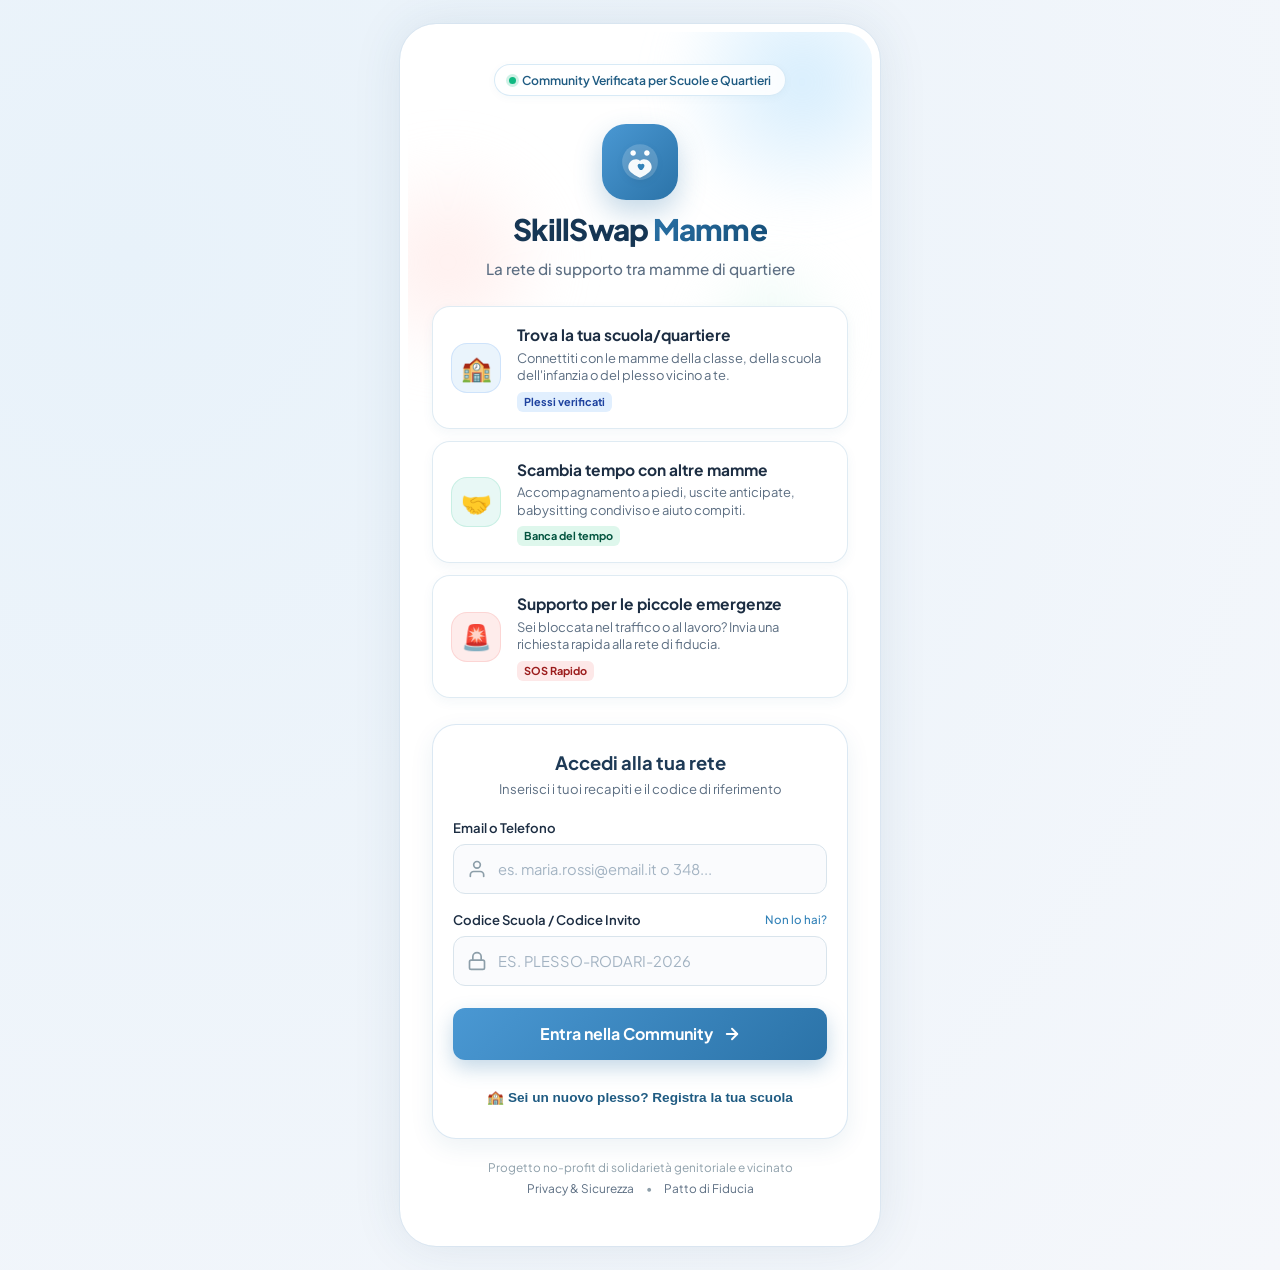
<file: index.html>
<!DOCTYPE html>
<html lang="it">
<head>
  <meta charset="UTF-8">
  <meta name="viewport" content="width=device-width, initial-scale=1.0, maximum-scale=1.0, user-scalable=no, viewport-fit=cover">
  <meta name="theme-color" content="#EBF5FA">
  <meta name="apple-mobile-web-app-capable" content="yes">
  <meta name="apple-mobile-web-app-status-bar-style" content="default">
  <meta name="description" content="SkillSwap Mamme: la piattaforma di mutuo aiuto e banca del tempo per le mamme dello stesso quartiere e plesso scolastico.">
  <title>SkillSwap Mamme | La rete di supporto tra mamme di quartiere</title>

  <!-- Google Fonts -->
  <link rel="preconnect" href="https://fonts.googleapis.com">
  <link rel="preconnect" href="https://fonts.gstatic.com" crossorigin>
  <link href="https://fonts.googleapis.com/css2?family=Plus+Jakarta+Sans:wght@400;500;600;700;800&display=swap" rel="stylesheet">

  <!-- Foglio di Stile Esterno -->
  <link rel="stylesheet" href="css/style.css">
</head>
<body>

  <main class="app-viewport">
    <!-- Elementi decorativi di sfondo -->
    <div class="background-decorations" aria-hidden="true">
      <div class="blob-1"></div>
      <div class="blob-2"></div>
      <div class="blob-3"></div>
    </div>

    <div class="content-container">

      <!-- Badge rassicurante -->
      <div class="trust-badge-wrapper">
        <div class="trust-badge">
          <span class="trust-badge-dot"></span>
          <span>Community Verificata per Scuole e Quartieri</span>
        </div>
      </div>

      <!-- Intestazione con Logo, Titolo e Sottotitolo -->
      <header class="hero-header">
        <div class="logo-container" aria-label="Logo SkillSwap Mamme">
          <!-- Icona SVG personalizzata: mani accoglienti e cuore/germoglio -->
          <svg viewBox="0 0 64 64" fill="none" xmlns="http://www.w3.org/2000/svg">
            <!-- Cerchio soffuso di luce interna -->
            <circle cx="32" cy="32" r="26" fill="white" fill-opacity="0.18" />
            <!-- Due figure materne stilizzate che si stringono la mano o formano un cuore -->
            <path d="M22 23C24.2091 23 26 21.2091 26 19C26 16.7909 24.2091 15 22 15C19.7909 15 18 16.7909 18 19C18 21.2091 19.7909 23 22 23Z" fill="#FFFFFF"/>
            <path d="M42 23C44.2091 23 46 21.2091 46 19C46 16.7909 44.2091 15 42 15C39.7909 15 38 16.7909 38 19C38 21.2091 39.7909 23 42 23Z" fill="#FFFFFF"/>
            <!-- Abbraccio/connessione a cuore -->
            <path d="M15 39.5C15 33 20 28 26.5 28C29 28 30.8 29.2 32 30.5C33.2 29.2 35 28 37.5 28C44 28 49 33 49 39.5C49 46.5 38 52 32 55C26 52 15 46.5 15 39.5Z" fill="#FFFFFF" fill-opacity="0.95"/>
            <!-- Cuoricino centrale d'affetto -->
            <path d="M32 43.5C32 43.5 28.5 40.5 28.5 37.5C28.5 35.8 29.8 34.5 31.5 34.5C32.4 34.5 33.2 35 33.5 35.6C33.8 35 34.6 34.5 35.5 34.5C37.2 34.5 38.5 35.8 38.5 37.5C38.5 40.5 35 43.5 35 43.5L32 43.5Z" fill="#3282B8"/>
          </svg>
        </div>

        <h1 class="app-title">SkillSwap <span>Mamme</span></h1>
        <p class="app-subtitle">La rete di supporto tra mamme di quartiere</p>
      </header>

      <!-- Tre Schede/Card Illustrative -->
      <section class="cards-section" aria-label="Funzionalità principali">
        
        <!-- Card 1: Scuola/Quartiere -->
        <article class="feature-card school">
          <div class="card-icon-box" aria-hidden="true">
            <span>🏫</span>
          </div>
          <div class="card-body">
            <h2 class="card-title">Trova la tua scuola/quartiere</h2>
            <p class="card-desc">Connettiti con le mamme della classe, della scuola dell'infanzia o del plesso vicino a te.</p>
            <span class="card-tag">Plessi verificati</span>
          </div>
        </article>

        <!-- Card 2: Scambia tempo -->
        <article class="feature-card time-swap">
          <div class="card-icon-box" aria-hidden="true">
            <span>🤝</span>
          </div>
          <div class="card-body">
            <h2 class="card-title">Scambia tempo con altre mamme</h2>
            <p class="card-desc">Accompagnamento a piedi, uscite anticipate, babysitting condiviso e aiuto compiti.</p>
            <span class="card-tag">Banca del tempo</span>
          </div>
        </article>

        <!-- Card 3: Piccole emergenze -->
        <article class="feature-card emergency">
          <div class="card-icon-box" aria-hidden="true">
            <span>🚨</span>
          </div>
          <div class="card-body">
            <h2 class="card-title">Supporto per le piccole emergenze</h2>
            <p class="card-desc">Sei bloccata nel traffico o al lavoro? Invia una richiesta rapida alla rete di fiducia.</p>
            <span class="card-tag">SOS Rapido</span>
          </div>
        </article>

      </section>

      <!-- Form di Accesso -->
      <section class="auth-card" aria-label="Accesso alla piattaforma">
        <div class="auth-header">
          <h2 class="auth-title">Accedi alla tua rete</h2>
          <p class="auth-desc">Inserisci i tuoi recapiti e il codice di riferimento</p>
        </div>

        <form id="loginForm" class="login-form" novalidate>
          
          <!-- Campo Email o Telefono -->
          <div class="form-group">
            <label for="contactInput" class="form-label">
              <span>Email o Telefono</span>
            </label>
            <div class="input-wrapper">
              <input 
                type="text" 
                id="contactInput" 
                name="contact" 
                class="form-input" 
                placeholder="es. maria.rossi@email.it o 348..." 
                required
                autocomplete="username"
              >
              <!-- Icona Utente / Telefono SVG -->
              <svg class="input-icon" viewBox="0 0 24 24" fill="none" stroke="currentColor" stroke-width="2" stroke-linecap="round" stroke-linejoin="round">
                <path d="M20 21v-2a4 4 0 0 0-4-4H8a4 4 0 0 0-4 4v2"></path>
                <circle cx="12" cy="7" r="4"></circle>
              </svg>
            </div>
          </div>

          <!-- Campo Codice Scuola / Invito -->
          <div class="form-group">
            <label for="schoolCodeInput" class="form-label">
              <span>Codice Scuola / Codice Invito</span>
              <a href="#howToGetCode" id="codeHelpLink" class="label-hint">Non lo hai?</a>
            </label>
            <div class="input-wrapper">
              <input 
                type="text" 
                id="schoolCodeInput" 
                name="schoolCode" 
                class="form-input" 
                placeholder="es. PLESSO-RODARI-2026" 
                required
                style="text-transform: uppercase;"
              >
              <!-- Icona Chiave/Codice SVG -->
              <svg class="input-icon" viewBox="0 0 24 24" fill="none" stroke="currentColor" stroke-width="2" stroke-linecap="round" stroke-linejoin="round">
                <rect x="3" y="11" width="18" height="11" rx="2" ry="2"></rect>
                <path d="M7 11V7a5 5 0 0 1 10 0v4"></path>
              </svg>
            </div>
          </div>

          <!-- Pulsante Principale -->
          <button type="submit" id="submitBtn" class="btn-submit">
            <span>Entra nella Community</span>
            <svg class="btn-arrow-icon" viewBox="0 0 24 24" fill="none" stroke="currentColor" stroke-width="2.5" stroke-linecap="round" stroke-linejoin="round">
              <line x1="5" y1="12" x2="19" y2="12"></line>
              <polyline points="12 5 19 12 12 19"></polyline>
            </svg>
          </button>

          <!-- Link Registrazione Nuovo Plesso -->
          <div class="register-link-container">
            <button type="button" id="openRegisterModalBtn" class="register-school-link">
              <span>🏫 Sei un nuovo plesso? Registra la tua scuola</span>
            </button>
          </div>

        </form>
      </section>

      <!-- Footer Informativo -->
      <footer class="app-footer">
        <p>Progetto no-profit di solidarietà genitoriale e vicinato</p>
        <div class="footer-links">
          <a href="#privacy">Privacy & Sicurezza</a>
          <span>•</span>
          <a href="#regolamento">Patto di Fiducia</a>
        </div>
      </footer>

    </div>
  </main>

  <!-- Modal / Bottom Sheet per Registrazione Nuovo Plesso -->
  <div id="schoolModal" class="modal-overlay" role="dialog" aria-modal="true" aria-hidden="true">
    <div class="modal-sheet">
      <div class="modal-drag-indicator"></div>
      <div class="modal-header">
        <h3 class="modal-title">Registra un Nuovo Plesso</h3>
        <button type="button" id="closeModalBtn" class="modal-close-btn" aria-label="Chiudi finestra">✕</button>
      </div>

      <p style="font-size: 0.88rem; color: var(--text-muted); margin-bottom: 18px;">
        Sei una mamma rappresentante di classe, un genitore o un docente? Attiva SkillSwap nel tuo istituto comprensivo o plesso di quartiere.
      </p>

      <form id="newSchoolForm" onsubmit="event.preventDefault(); window.handleNewSchoolSubmit();" style="display: flex; flex-direction: column; gap: 14px;">
        <div class="form-group">
          <label class="form-label">Nome dell'Istituto o Scuola</label>
          <input type="text" class="form-input" style="padding-left: 16px;" placeholder="es. I.C. Gianni Rodari - Plesso Primaria" required>
        </div>
        <div class="form-group">
          <label class="form-label">Città / Quartiere</label>
          <input type="text" class="form-input" style="padding-left: 16px;" placeholder="es. Milano - Quartiere Isola" required>
        </div>
        <div class="form-group">
          <label class="form-label">Tuo Nome e Ruolo</label>
          <input type="text" class="form-input" style="padding-left: 16px;" placeholder="es. Laura Bianchi (Rappresentante 2ªB)" required>
        </div>
        <div class="form-group">
          <label class="form-label">Tua Email / Telefono per verifica</label>
          <input type="text" class="form-input" style="padding-left: 16px;" placeholder="es. laura.bianchi@email.it" required>
        </div>

        <button type="submit" class="btn-submit" style="margin-top: 8px;">
          <span>Invia Richiesta di Attivazione</span>
        </button>
      </form>
    </div>
  </div>

  <!-- Toast Notifica Interattiva -->
  <div id="toast" class="toast-notification" role="status" aria-live="polite">
    <span id="toastIcon">🌸</span>
    <span id="toastMessage">Accesso effettuato con successo!</span>
  </div>

  <!-- Script Applicativo Esterno -->
  <script src="js/script.js"></script>
</body>
</html>
</file>
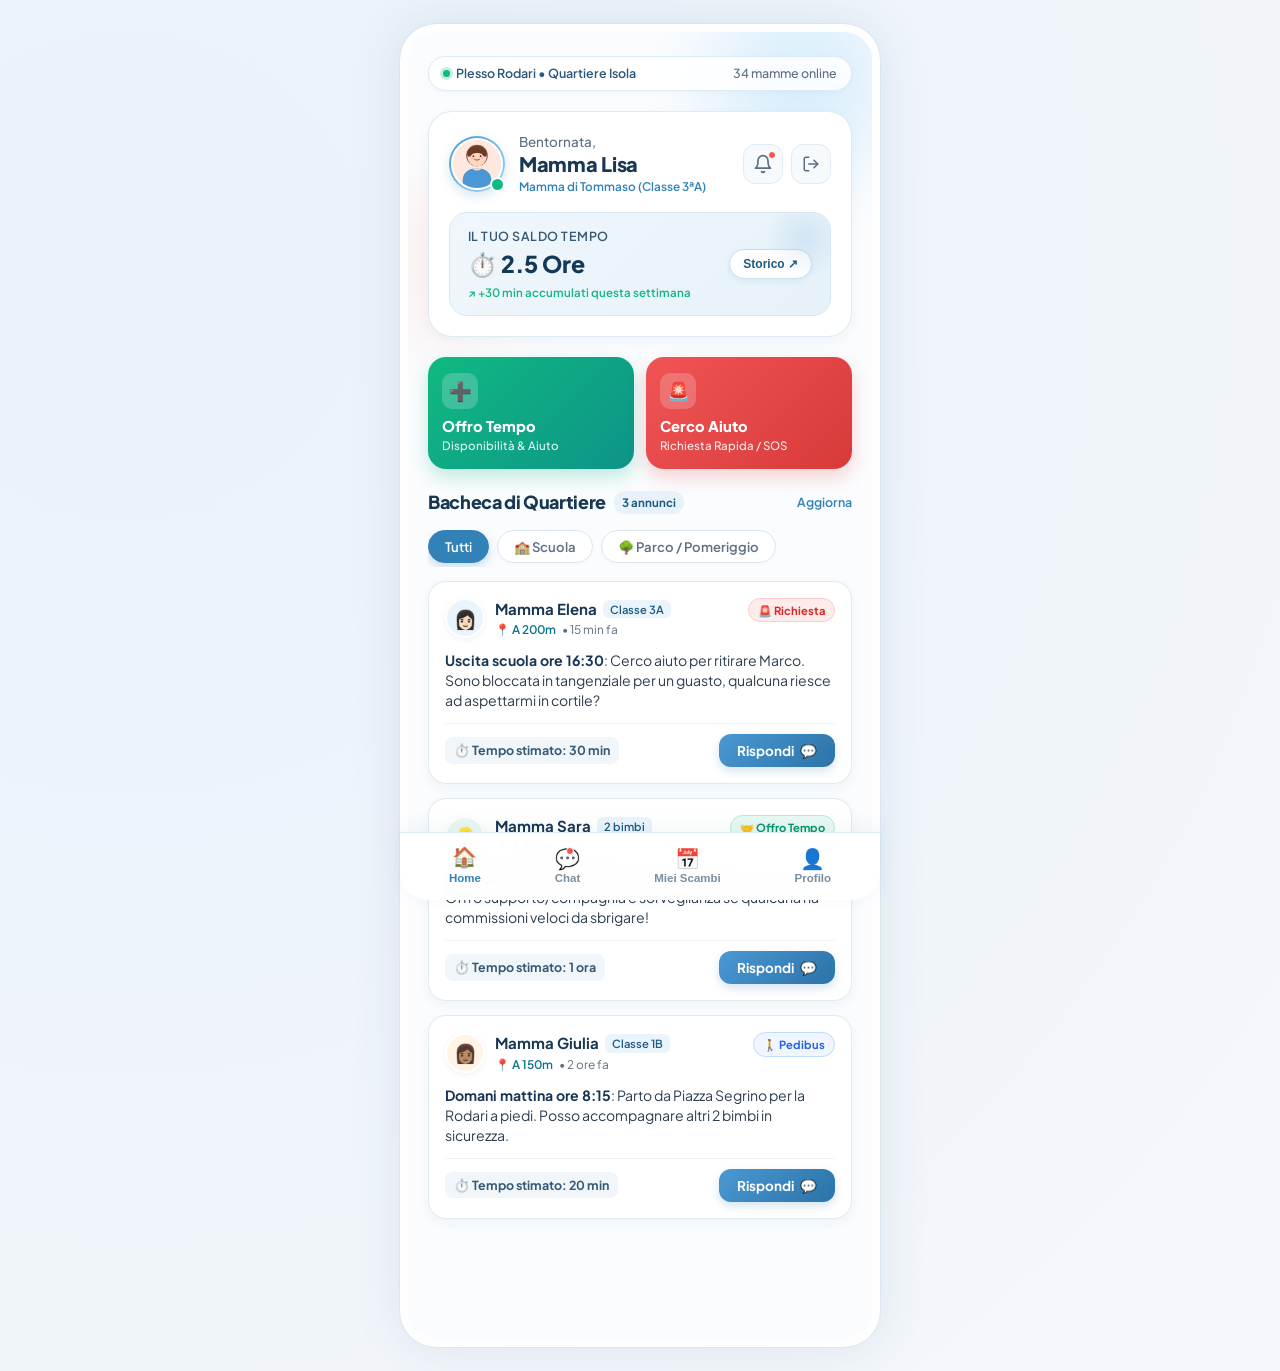
<file: dashboard.html>
<!DOCTYPE html>
<html lang="it">
<head>
  <meta charset="UTF-8">
  <meta name="viewport" content="width=device-width, initial-scale=1.0, maximum-scale=1.0, user-scalable=no, viewport-fit=cover">
  <meta name="theme-color" content="#EBF5FA">
  <meta name="apple-mobile-web-app-capable" content="yes">
  <meta name="apple-mobile-web-app-status-bar-style" content="default">
  <meta name="description" content="Dashboard SkillSwap Mamme: bacheca scambi di quartiere, banca del tempo e mutuo soccorso tra famiglie.">
  <title>Bacheca Quartiere | SkillSwap Mamme</title>

  <!-- Google Fonts coerenti con index.html -->
  <link rel="preconnect" href="https://fonts.googleapis.com">
  <link rel="preconnect" href="https://fonts.gstatic.com" crossorigin>
  <link href="https://fonts.googleapis.com/css2?family=Plus+Jakarta+Sans:wght@400;500;600;700;800&display=swap" rel="stylesheet">

  <!-- Foglio di Stile Esterno -->
  <link rel="stylesheet" href="css/style.css">
</head>
<body>

  <main class="app-viewport has-bottom-nav">
    <!-- Decorazioni sfumate di sfondo -->
    <div class="bg-blobs" aria-hidden="true">
      <div class="blob-top"></div>
      <div class="blob-left"></div>
    </div>

    <div class="dashboard-content">

      <!-- Barra di stato geografica -->
      <div class="location-strip">
        <div class="location-badge">
          <span class="live-dot" aria-hidden="true"></span>
          <span>Plesso Rodari • Quartiere Isola</span>
        </div>
        <span class="school-name">34 mamme online</span>
      </div>

      <!-- 1. Header Utente con Saldo Tempo -->
      <section class="user-header-card" aria-label="Profilo e saldo utente">
        <div class="profile-row">
          
          <div class="profile-info">
            <!-- Foto Profilo della Mamma -->
            <div class="avatar-wrapper" aria-hidden="true">
              <div class="avatar-img">
                <!-- SVG Avatar Mamma Lisa con toni pastello caldi e rassicuranti -->
                <svg viewBox="0 0 80 80" fill="none" xmlns="http://www.w3.org/2000/svg">
                  <!-- Sfondo avatar caldo -->
                  <rect width="80" height="80" fill="#FFE8DF"/>
                  <!-- Silhouette elegante mamma -->
                  <path d="M40 44C49.9411 44 58 35.9411 58 26C58 16.0589 49.9411 8 40 8C30.0589 8 22 16.0589 22 26C22 35.9411 30.0589 44 40 44Z" fill="#8C5338"/>
                  <!-- Viso e sorriso -->
                  <circle cx="40" cy="28" r="16" fill="#FED7C3"/>
                  <!-- Capelli acconciatura morbida -->
                  <path d="M24 24C24 15 31 10 40 10C49 10 56 15 56 24C56 25 55 28 53 28C51 28 50 25 47 23C44 21 36 21 33 23C30 25 29 28 27 28C25 28 24 25 24 24Z" fill="#6A3B25"/>
                  <!-- Sorriso dolce -->
                  <path d="M36 32C38 34 42 34 44 32" stroke="#B46A55" stroke-width="2" stroke-linecap="round"/>
                  <!-- Occhi sereni -->
                  <circle cx="34" cy="27" r="1.5" fill="#522D1D"/>
                  <circle cx="46" cy="27" r="1.5" fill="#522D1D"/>
                  <!-- Guance rosee -->
                  <circle cx="32" cy="30" r="2.5" fill="#FFAAA6" fill-opacity="0.6"/>
                  <circle cx="48" cy="30" r="2.5" fill="#FFAAA6" fill-opacity="0.6"/>
                  <!-- Maglia pastello azzurro polvere -->
                  <path d="M16 68C16 54 26 47 40 47C54 47 64 54 64 68V80H16V68Z" fill="#4A98D3"/>
                  <path d="M33 47C33 52 47 52 47 47" fill="#FED7C3"/>
                </svg>
              </div>
              <span class="status-badge" title="Attiva ora"></span>
            </div>

            <div>
              <div class="user-greeting">Bentornata,</div>
              <h1 class="user-name">Mamma Lisa</h1>
              <div class="user-class-tag">Mamma di Tommaso (Classe 3ªA)</div>
            </div>
          </div>

          <!-- Pulsanti notifiche e opzioni -->
          <div class="header-actions">
            <button type="button" class="icon-btn" aria-label="Notifiche" onclick="window.showToast('Nessuna nuova notifica urgente', '🔔')">
              <svg width="20" height="20" viewBox="0 0 24 24" fill="none" stroke="currentColor" stroke-width="2" stroke-linecap="round" stroke-linejoin="round">
                <path d="M18 8A6 6 0 0 0 6 8c0 7-3 9-3 9h18s-3-2-3-9"></path>
                <path d="M13.73 21a2 2 0 0 1-3.46 0"></path>
              </svg>
              <span class="notif-badge"></span>
            </button>
            <a href="index.html" class="icon-btn" title="Esci / Schermata iniziale" aria-label="Disconnetti">
              <svg width="18" height="18" viewBox="0 0 24 24" fill="none" stroke="currentColor" stroke-width="2" stroke-linecap="round" stroke-linejoin="round">
                <path d="M9 21H5a2 2 0 0 1-2-2V5a2 2 0 0 1 2-2h4"></path>
                <polyline points="16 17 21 12 16 7"></polyline>
                <line x1="21" y1="12" x2="9" y2="12"></line>
              </svg>
            </a>
          </div>

        </div>

        <!-- Box con Saldo Tempo Ben Visibile -->
        <div class="time-balance-box">
          <div class="balance-details">
            <span class="balance-label">Il tuo Saldo Tempo</span>
            <div class="balance-amount">
              <span>⏱️ 2.5 Ore</span>
            </div>
            <span class="balance-subtext">
              <span>↗️ +30 min accumulati questa settimana</span>
            </span>
          </div>
          <button type="button" class="balance-btn" onclick="window.showToast('Saldo tempo: 2.5 ore disponibili per scambi e babysitting', '⏱️')">
            Storico ↗
          </button>
        </div>
      </section>

      <!-- 2. Pulsanti Veloci d'Azione -->
      <section class="quick-actions-grid" aria-label="Azioni rapide">
        
        <!-- Pulsante verde/azzurro: Offro Tempo -->
        <button type="button" id="btnOfferTime" class="action-btn btn-offer" onclick="window.openCreateModal('offer')">
          <div class="action-btn-icon" aria-hidden="true">
            <span>➕</span>
          </div>
          <div class="action-btn-text">
            <span class="action-btn-title">Offro Tempo</span>
            <span class="action-btn-sub">Disponibilità & Aiuto</span>
          </div>
        </button>

        <!-- Pulsante emergenza/risalto: Cerco Aiuto / SOS -->
        <button type="button" id="btnSosHelp" class="action-btn btn-sos" onclick="window.openCreateModal('sos')">
          <div class="action-btn-icon" aria-hidden="true">
            <span>🚨</span>
          </div>
          <div class="action-btn-text">
            <span class="action-btn-title">Cerco Aiuto</span>
            <span class="action-btn-sub">Richiesta Rapida / SOS</span>
          </div>
        </button>

      </section>

      <!-- 3. Bacheca Annunci di Quartiere (Feed) -->
      <section class="feed-section" aria-label="Bacheca annunci di quartiere">
        
        <div class="feed-header">
          <div class="feed-title-wrap">
            <h2 class="feed-title">Bacheca di Quartiere</h2>
            <span class="feed-badge" id="cardCounter">3 annunci</span>
          </div>
          <span class="feed-refresh-link" onclick="window.showToast('Bacheca aggiornata in tempo reale', '🔄')">Aggiorna</span>
        </div>

        <!-- Sezione Filtro Rapido -->
        <div class="filter-pills-bar" role="tablist" aria-label="Filtra annunci">
          <button type="button" class="filter-pill active" data-filter="all">
            <span>Tutti</span>
          </button>
          <button type="button" class="filter-pill" data-filter="scuola">
            <span>🏫 Scuola</span>
          </button>
          <button type="button" class="filter-pill" data-filter="parco">
            <span>🌳 Parco / Pomeriggio</span>
          </button>
        </div>

        <!-- Lista Tessere (Card) del Feed -->
        <div class="feed-list" id="feedList">
          
          <!-- Card 1: Elena (Scuola) -->
          <article class="feed-card" data-category="scuola">
            <div class="card-top">
              <div class="author-block">
                <div class="author-avatar" style="background: #EAF4FC;">👩🏻</div>
                <div class="author-meta">
                  <div class="author-name-row">
                    <span class="author-name">Mamma Elena</span>
                    <span class="class-badge">Classe 3A</span>
                  </div>
                  <div class="author-sub">
                    <span class="distance-tag">📍 A 200m</span>
                    <span>• 15 min fa</span>
                  </div>
                </div>
              </div>
              <span class="type-pill urgent">🚨 Richiesta</span>
            </div>

            <p class="card-message">
              <span class="card-highlight">Uscita scuola ore 16:30</span>: Cerco aiuto per ritirare Marco. Sono bloccata in tangenziale per un guasto, qualcuna riesce ad aspettarmi in cortile?
            </p>

            <div class="card-footer">
              <div class="time-estimate">
                <span>⏱️ Tempo stimato: 30 min</span>
              </div>
              <button type="button" class="btn-reply" onclick="window.openReplyModal('Mamma Elena', 'ritiro Marco alle 16:30', '30 min')">
                <span>Rispondi</span>
                <span>💬</span>
              </button>
            </div>
          </article>

          <!-- Card 2: Sara (Parco / Pomeriggio) -->
          <article class="feed-card" data-category="parco">
            <div class="card-top">
              <div class="author-block">
                <div class="author-avatar" style="background: #E8F8F3;">👱🏼‍♀️</div>
                <div class="author-meta">
                  <div class="author-name-row">
                    <span class="author-name">Mamma Sara</span>
                    <span class="class-badge">2 bimbi</span>
                  </div>
                  <div class="author-sub">
                    <span class="distance-tag">📍 A 400m</span>
                    <span>• 45 min fa</span>
                  </div>
                </div>
              </div>
              <span class="type-pill support">🤝 Offro Tempo</span>
            </div>

            <p class="card-message">
              <span class="card-highlight">Oggi dalle 16:00 sono al parco di Via Roma</span> (zona altalene): Offro supporto/compagnia e sorveglianza se qualcuna ha commissioni veloci da sbrigare!
            </p>

            <div class="card-footer">
              <div class="time-estimate">
                <span>⏱️ Tempo stimato: 1 ora</span>
              </div>
              <button type="button" class="btn-reply" onclick="window.openReplyModal('Mamma Sara', 'compagnia al parco di Via Roma', '1 ora')">
                <span>Rispondi</span>
                <span>💬</span>
              </button>
            </div>
          </article>

          <!-- Card 3: Giulia (Scuola - Pedibus) -->
          <article class="feed-card" data-category="scuola">
            <div class="card-top">
              <div class="author-block">
                <div class="author-avatar" style="background: #FFF4E6;">👩🏽</div>
                <div class="author-meta">
                  <div class="author-name-row">
                    <span class="author-name">Mamma Giulia</span>
                    <span class="class-badge">Classe 1B</span>
                  </div>
                  <div class="author-sub">
                    <span class="distance-tag">📍 A 150m</span>
                    <span>• 2 ore fa</span>
                  </div>
                </div>
              </div>
              <span class="type-pill school">🚶 Pedibus</span>
            </div>

            <p class="card-message">
              <span class="card-highlight">Domani mattina ore 8:15</span>: Parto da Piazza Segrino per la Rodari a piedi. Posso accompagnare altri 2 bimbi in sicurezza.
            </p>

            <div class="card-footer">
              <div class="time-estimate">
                <span>⏱️ Tempo stimato: 20 min</span>
              </div>
              <button type="button" class="btn-reply" onclick="window.openReplyModal('Mamma Giulia', 'pedibus domani mattina ore 8:15', '20 min')">
                <span>Rispondi</span>
                <span>💬</span>
              </button>
            </div>
          </article>

        </div>

      </section>

    </div>

    <!-- 4. Barra di Navigazione in Basso (Bottom Nav Bar) -->
    <nav class="bottom-nav" aria-label="Navigazione principale">
      
      <button type="button" class="nav-item active" data-tab="home" onclick="window.switchTab(this, 'Bacheca Annunci')">
        <span class="nav-icon">🏠</span>
        <span>Home</span>
      </button>

      <button type="button" class="nav-item" data-tab="chat" onclick="window.switchTab(this, 'Messaggi e Chat')">
        <span class="nav-icon">💬</span>
        <span>Chat</span>
        <span class="nav-badge-dot" title="2 messaggi non letti"></span>
      </button>

      <button type="button" class="nav-item" data-tab="scambi" onclick="window.switchTab(this, 'I tuoi Scambi di Tempo')">
        <span class="nav-icon">📅</span>
        <span>Miei Scambi</span>
      </button>

      <button type="button" class="nav-item" data-tab="profilo" onclick="window.switchTab(this, 'Profilo di Mamma Lisa')">
        <span class="nav-icon">👤</span>
        <span>Profilo</span>
      </button>

    </nav>
  </main>

  <!-- Modale di Risposta Rapida -->
  <div id="replyModal" class="modal-overlay" role="dialog" aria-modal="true" aria-hidden="true">
    <div class="modal-sheet">
      <div class="modal-indicator"></div>
      
      <div class="modal-header">
        <h3 class="modal-title" id="replyModalTitle">Rispondi all'annuncio</h3>
        <button type="button" class="modal-close" onclick="window.closeReplyModal()" aria-label="Chiudi finestra">✕</button>
      </div>

      <div style="font-size: 0.85rem; color: var(--text-muted); margin-bottom: 12px;" id="replyModalDesc">
        Invia un messaggio diretto per confermare la tua disponibilità.
      </div>

      <div class="quick-replies-group">
        <span class="quick-reply-label">Risposte veloci suggerite:</span>
        <button type="button" class="quick-pill-btn" onclick="window.setQuickReply('Ciao! Sono disponibile io, posso aiutarti volentieri!')">
          ✨ "Ciao! Sono disponibile io, posso aiutarti volentieri!"
        </button>
        <button type="button" class="quick-pill-btn" onclick="window.setQuickReply('Ci penso io! Tommaso è nella stessa classe, li ritiro insieme.')">
          🎒 "Ci penso io! Li ritiro insieme all'uscita."
        </button>
        <button type="button" class="quick-pill-btn" onclick="window.setQuickReply('Arrivo al parco tra 10 minuti, ci vediamo lì!')">
          🌳 "Arrivo tra 10 minuti, ci vediamo lì!"
        </button>
      </div>

      <textarea id="replyText" class="reply-textarea" placeholder="Scrivi il tuo messaggio qui..."></textarea>

      <button type="button" class="btn-modal-send" onclick="window.sendReply()">
        <span>Invia Risposta & Apri Chat</span>
        <span>🚀</span>
      </button>
    </div>
  </div>

  <!-- Modale Creazione Annuncio (Offro / SOS) -->
  <div id="createModal" class="modal-overlay" role="dialog" aria-modal="true" aria-hidden="true">
    <div class="modal-sheet">
      <div class="modal-indicator"></div>
      
      <div class="modal-header">
        <h3 class="modal-title" id="createModalTitle">Nuovo Annuncio</h3>
        <button type="button" class="modal-close" onclick="window.closeCreateModal()" aria-label="Chiudi finestra">✕</button>
      </div>

      <div style="display: flex; flex-direction: column; gap: 14px; margin-top: 8px;">
        <div>
          <label style="font-size: 0.8rem; font-weight: 600; color: var(--text-main); display: block; margin-bottom: 5px;">Categoria</label>
          <select id="newAnnounceCategory" style="width: 100%; height: 44px; border: 1.5px solid #D6E3ED; border-radius: 12px; padding: 0 12px; font-family: inherit;">
            <option value="scuola">🏫 Uscita Scuola / Pedibus</option>
            <option value="parco">🌳 Parco / Pomeriggio insieme</option>
            <option value="compiti">📚 Aiuto Compiti & Studio</option>
            <option value="emergenza">🚨 Urgenza / Imprevisto lavorativo</option>
          </select>
        </div>

        <div>
          <label style="font-size: 0.8rem; font-weight: 600; color: var(--text-main); display: block; margin-bottom: 5px;">Tempo stimato</label>
          <select id="newAnnounceTime" style="width: 100%; height: 44px; border: 1.5px solid #D6E3ED; border-radius: 12px; padding: 0 12px; font-family: inherit;">
            <option value="30 min">30 minuti (0.5 Ore)</option>
            <option value="1 ora">1 ora (1.0 Ora)</option>
            <option value="2 ore">2 ore (2.0 Ore)</option>
            <option value="15 min">15 minuti (Piccolo favore)</option>
          </select>
        </div>

        <div>
          <label style="font-size: 0.8rem; font-weight: 600; color: var(--text-main); display: block; margin-bottom: 5px;">Descrizione per il quartiere</label>
          <textarea id="newAnnounceText" class="reply-textarea" placeholder="Descrivi di cosa hai bisogno o cosa offri alle altre mamme..."></textarea>
        </div>

        <button type="button" class="btn-modal-send" onclick="window.publishNewAnnouncement()">
          <span>Pubblica in Bacheca</span>
          <span>📢</span>
        </button>
      </div>
    </div>
  </div>

  <!-- Toast Notifica -->
  <div id="toastBox" class="toast-box" role="status" aria-live="polite">
    <span id="toastIcon">🌸</span>
    <span id="toastMsg">Operazione completata</span>
  </div>

  <!-- Script Applicativo Esterno -->
  <script src="js/script.js"></script>
</body>
</html>
</file>
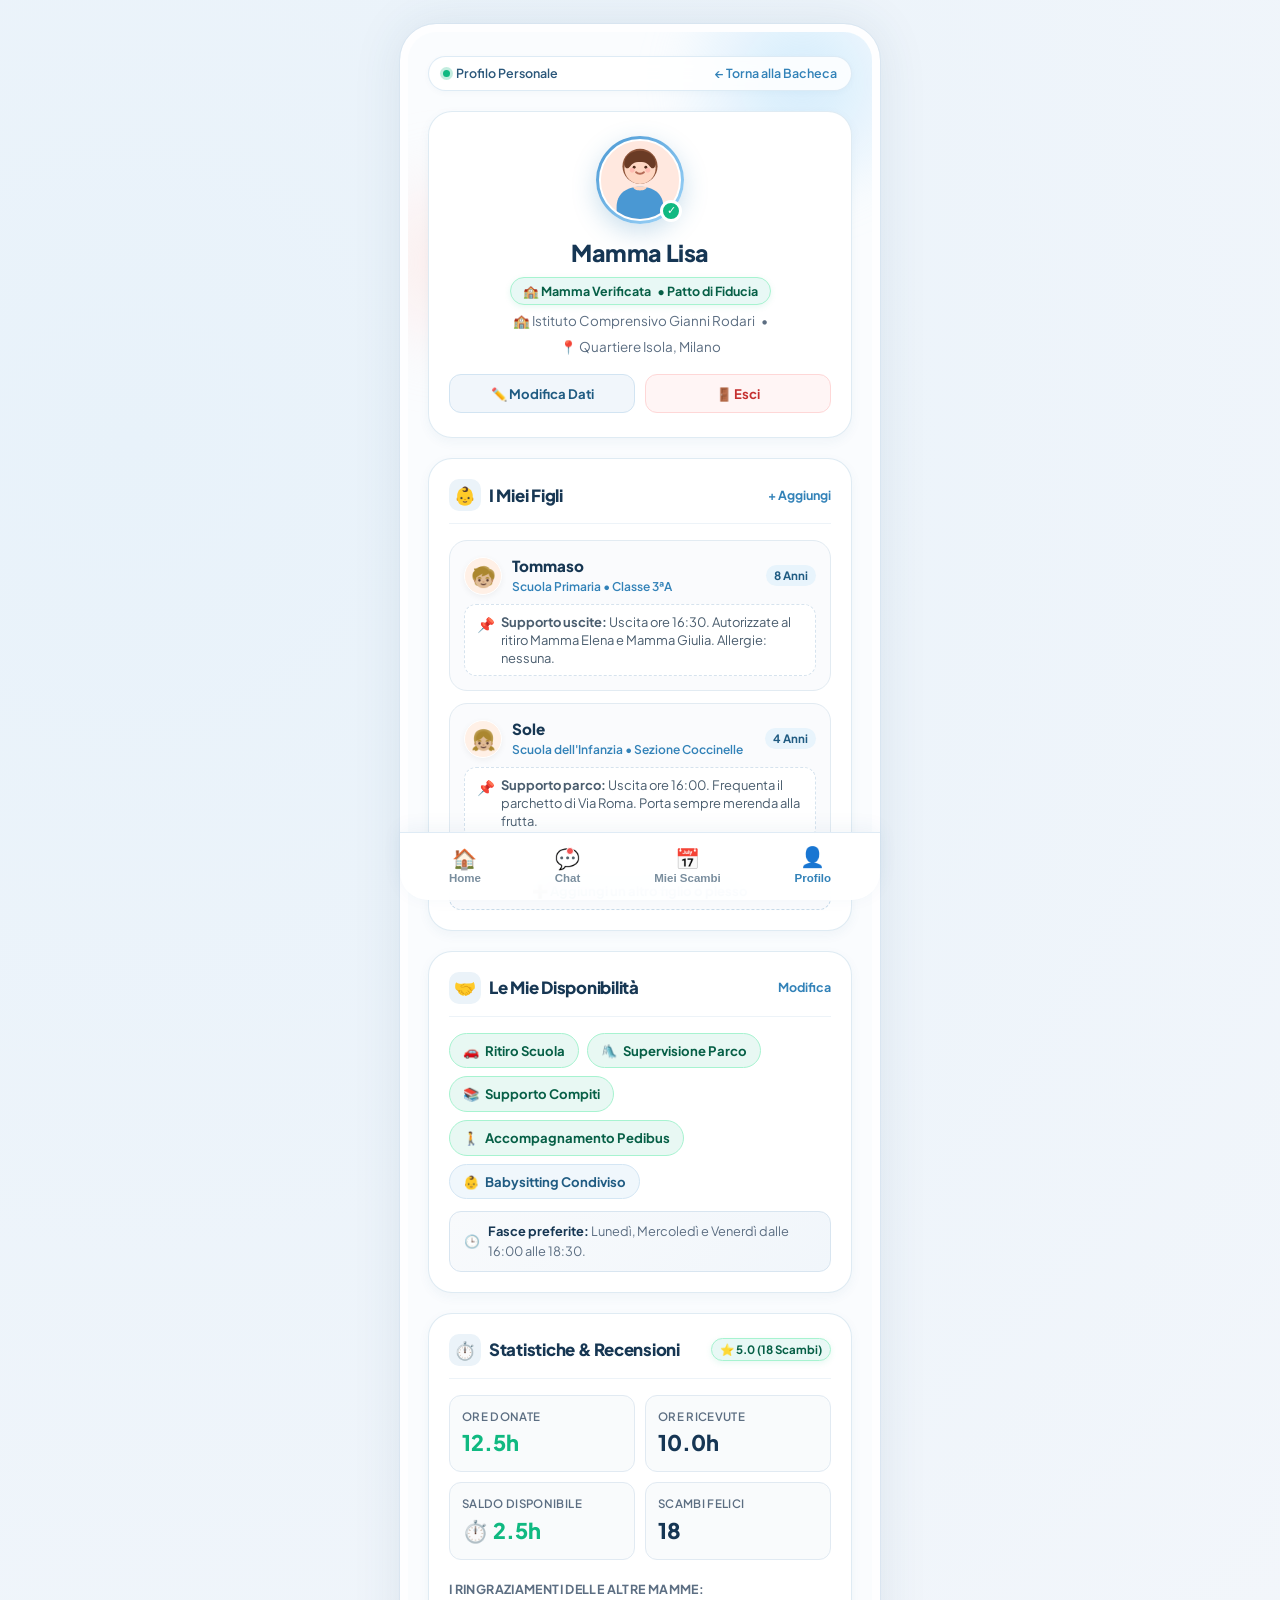
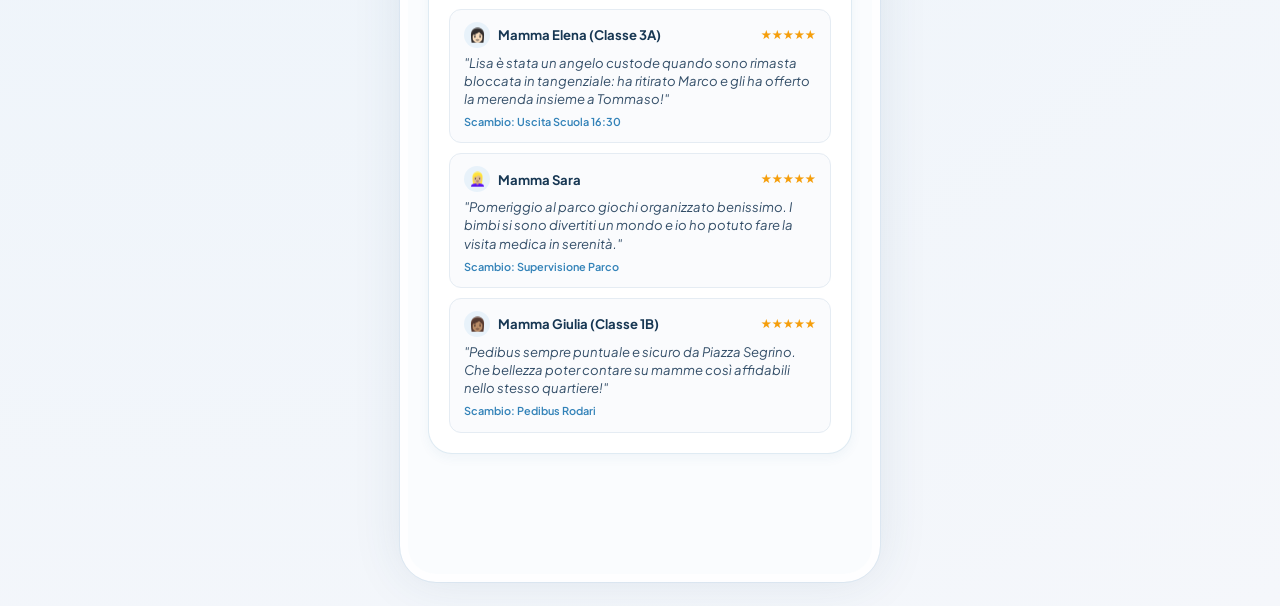
<file: profile.html>
<!DOCTYPE html>
<html lang="it">
<head>
  <meta charset="UTF-8">
  <meta name="viewport" content="width=device-width, initial-scale=1.0, maximum-scale=1.0, user-scalable=no, viewport-fit=cover">
  <meta name="theme-color" content="#EBF5FA">
  <meta name="apple-mobile-web-app-capable" content="yes">
  <meta name="apple-mobile-web-app-status-bar-style" content="default">
  <meta name="description" content="Profilo Mamma Lisa su SkillSwap Mamme: gestione figli, disponibilità orarie, statistiche tempo e recensioni delle mamme di quartiere.">
  <title>Profilo di Mamma Lisa | SkillSwap Mamme</title>

  <!-- Google Fonts coerenti con index e dashboard -->
  <link rel="preconnect" href="https://fonts.googleapis.com">
  <link rel="preconnect" href="https://fonts.gstatic.com" crossorigin>
  <link href="https://fonts.googleapis.com/css2?family=Plus+Jakarta+Sans:wght@400;500;600;700;800&display=swap" rel="stylesheet">

  <!-- Foglio di Stile Esterno Unificato -->
  <link rel="stylesheet" href="css/style.css">
</head>
<body>

  <main class="app-viewport has-bottom-nav">
    <!-- Decorazioni sfumate di sfondo -->
    <div class="bg-blobs" aria-hidden="true">
      <div class="blob-top"></div>
      <div class="blob-left"></div>
    </div>

    <div class="profile-container">

      <!-- Barra superiore con ritorno rapido alla dashboard -->
      <div class="location-strip">
        <div class="location-badge">
          <span class="live-dot" aria-hidden="true"></span>
          <span>Profilo Personale</span>
        </div>
        <a href="dashboard.html" class="feed-refresh-link" style="display: flex; align-items: center; gap: 4px;">
          <span>← Torna alla Bacheca</span>
        </a>
      </div>

      <!-- 1. Header Profilo -->
      <section class="profile-card-hero" aria-label="Informazioni utente">
        <div class="profile-avatar-large">
          <div class="avatar-img" aria-hidden="true">
            <!-- SVG Avatar Mamma Lisa fedele e coerente -->
            <svg viewBox="0 0 80 80" fill="none" xmlns="http://www.w3.org/2000/svg">
              <rect width="80" height="80" fill="#FFE8DF"/>
              <path d="M40 44C49.9411 44 58 35.9411 58 26C58 16.0589 49.9411 8 40 8C30.0589 8 22 16.0589 22 26C22 35.9411 30.0589 44 40 44Z" fill="#8C5338"/>
              <circle cx="40" cy="28" r="16" fill="#FED7C3"/>
              <path d="M24 24C24 15 31 10 40 10C49 10 56 15 56 24C56 25 55 28 53 28C51 28 50 25 47 23C44 21 36 21 33 23C30 25 29 28 27 28C25 28 24 25 24 24Z" fill="#6A3B25"/>
              <path d="M36 32C38 34 42 34 44 32" stroke="#B46A55" stroke-width="2" stroke-linecap="round"/>
              <circle cx="34" cy="27" r="1.5" fill="#522D1D"/>
              <circle cx="46" cy="27" r="1.5" fill="#522D1D"/>
              <circle cx="32" cy="30" r="2.5" fill="#FFAAA6" fill-opacity="0.6"/>
              <circle cx="48" cy="30" r="2.5" fill="#FFAAA6" fill-opacity="0.6"/>
              <path d="M16 68C16 54 26 47 40 47C54 47 64 54 64 68V80H16V68Z" fill="#4A98D3"/>
              <path d="M33 47C33 52 47 52 47 47" fill="#FED7C3"/>
            </svg>
          </div>
          <span class="profile-badge-status" title="Profilo attivo e verificato">✓</span>
        </div>

        <div class="profile-title-group">
          <h1 class="profile-main-name">Mamma Lisa</h1>
          <span class="badge-verified-school">
            <span>🏫 Mamma Verificata</span>
            <span>• Patto di Fiducia</span>
          </span>
          <p class="profile-location-text">
            <span>🏫 Istituto Comprensivo Gianni Rodari</span>
            <span>•</span>
            <span>📍 Quartiere Isola, Milano</span>
          </p>
        </div>

        <div class="profile-action-btn-row">
          <button type="button" class="btn-profile-secondary" onclick="window.editProfile()">
            <span>✏️ Modifica Dati</span>
          </button>
          <a href="index.html" class="btn-profile-secondary" style="text-decoration: none; color: #C53030; background: #FFF5F5; border-color: #FED7D7;">
            <span>🚪 Esci</span>
          </a>
        </div>
      </section>

      <!-- 2. Scheda I Miei Figli -->
      <section class="profile-section-card" aria-label="Scheda I Miei Figli">
        <div class="section-card-header">
          <div class="section-card-title-wrap">
            <div class="section-card-icon" aria-hidden="true">👶</div>
            <h2 class="section-card-title">I Miei Figli</h2>
          </div>
          <span class="section-action-link" onclick="window.addChild()">+ Aggiungi</span>
        </div>

        <div class="children-list">
          
          <!-- Figlio 1: Tommaso -->
          <article class="child-item-box">
            <div class="child-top-row">
              <div class="child-identity">
                <div class="child-avatar-icon" aria-hidden="true">🧒🏼</div>
                <div>
                  <div class="child-name">Tommaso</div>
                  <div class="child-school-tag">Scuola Primaria • Classe 3ªA</div>
                </div>
              </div>
              <span class="child-age-pill">8 Anni</span>
            </div>
            <div class="child-support-notes">
              <span class="notes-icon" aria-hidden="true">📌</span>
              <div>
                <strong>Supporto uscite:</strong> Uscita ore 16:30. Autorizzate al ritiro Mamma Elena e Mamma Giulia. Allergie: nessuna.
              </div>
            </div>
          </article>

          <!-- Figlio 2: Sole -->
          <article class="child-item-box">
            <div class="child-top-row">
              <div class="child-identity">
                <div class="child-avatar-icon" aria-hidden="true">👧🏼</div>
                <div>
                  <div class="child-name">Sole</div>
                  <div class="child-school-tag">Scuola dell'Infanzia • Sezione Coccinelle</div>
                </div>
              </div>
              <span class="child-age-pill">4 Anni</span>
            </div>
            <div class="child-support-notes">
              <span class="notes-icon" aria-hidden="true">📌</span>
              <div>
                <strong>Supporto parco:</strong> Uscita ore 16:00. Frequenta il parchetto di Via Roma. Porta sempre merenda alla frutta.
              </div>
            </div>
          </article>

        </div>

        <button type="button" class="btn-add-child" onclick="window.addChild()">
          <span>➕ Aggiungi un altro figlio o plesso</span>
        </button>
      </section>

      <!-- 3. Le Mie Disponibilità -->
      <section class="profile-section-card" aria-label="Le mie disponibilità di baratto tempo">
        <div class="section-card-header">
          <div class="section-card-title-wrap">
            <div class="section-card-icon" aria-hidden="true">🤝</div>
            <h2 class="section-card-title">Le Mie Disponibilità</h2>
          </div>
          <span class="section-action-link" onclick="window.editAvailabilities()">Modifica</span>
        </div>

        <div class="availabilities-wrap">
          <div class="availability-tags-grid">
            <span class="avail-pill active" title="Disponibile">
              <span>🚗</span>
              <span>Ritiro Scuola</span>
            </span>
            <span class="avail-pill active" title="Disponibile">
              <span>🛝</span>
              <span>Supervisione Parco</span>
            </span>
            <span class="avail-pill active" title="Disponibile">
              <span>📚</span>
              <span>Supporto Compiti</span>
            </span>
            <span class="avail-pill active" title="Disponibile">
              <span>🚶</span>
              <span>Accompagnamento Pedibus</span>
            </span>
            <span class="avail-pill" title="Su richiesta preventiva">
              <span>👶</span>
              <span>Babysitting Condiviso</span>
            </span>
          </div>

          <div class="avail-schedule-box">
            <span aria-hidden="true">🕒</span>
            <div>
              <strong>Fasce preferite:</strong> Lunedì, Mercoledì e Venerdì dalle 16:00 alle 18:30.
            </div>
          </div>
        </div>
      </section>

      <!-- 4. Statistiche & Recensioni -->
      <section class="profile-section-card" aria-label="Statistiche ore e recensioni di quartiere">
        <div class="section-card-header">
          <div class="section-card-title-wrap">
            <div class="section-card-icon" aria-hidden="true">⏱️</div>
            <h2 class="section-card-title">Statistiche & Recensioni</h2>
          </div>
          <span class="badge-verified-school" style="font-size: 0.72rem; padding: 2px 8px;">
            <span>⭐ 5.0 (18 Scambi)</span>
          </span>
        </div>

        <!-- Griglia Saldo e Statistiche -->
        <div class="stats-summary-grid">
          <div class="stat-metric-card">
            <span class="stat-metric-label">Ore Donate</span>
            <span class="stat-metric-value highlight-green">12.5h</span>
          </div>
          <div class="stat-metric-card">
            <span class="stat-metric-label">Ore Ricevute</span>
            <span class="stat-metric-value">10.0h</span>
          </div>
          <div class="stat-metric-card">
            <span class="stat-metric-label">Saldo Disponibile</span>
            <span class="stat-metric-value highlight-green">⏱️ 2.5h</span>
          </div>
          <div class="stat-metric-card">
            <span class="stat-metric-label">Scambi Felici</span>
            <span class="stat-metric-value">18</span>
          </div>
        </div>

        <!-- Box Recensioni e Ringraziamenti delle altre mamme -->
        <div class="reviews-feed">
          <div style="font-size: 0.78rem; font-weight: 700; color: var(--text-muted); text-transform: uppercase; letter-spacing: 0.03em; margin-top: 4px;">
            I Ringraziamenti delle altre mamme:
          </div>

          <!-- Recensione 1 -->
          <article class="review-card-item">
            <div class="review-author-row">
              <div class="review-author-info">
                <span class="review-avatar-mini" aria-hidden="true">👩🏻</span>
                <span class="review-author-name">Mamma Elena (Classe 3A)</span>
              </div>
              <span class="review-stars">★★★★★</span>
            </div>
            <p class="review-quote">
              "Lisa è stata un angelo custode quando sono rimasta bloccata in tangenziale: ha ritirato Marco e gli ha offerto la merenda insieme a Tommaso!"
            </p>
            <span class="review-tag">Scambio: Uscita Scuola 16:30</span>
          </article>

          <!-- Recensione 2 -->
          <article class="review-card-item">
            <div class="review-author-row">
              <div class="review-author-info">
                <span class="review-avatar-mini" aria-hidden="true">👱🏼‍♀️</span>
                <span class="review-author-name">Mamma Sara</span>
              </div>
              <span class="review-stars">★★★★★</span>
            </div>
            <p class="review-quote">
              "Pomeriggio al parco giochi organizzato benissimo. I bimbi si sono divertiti un mondo e io ho potuto fare la visita medica in serenità."
            </p>
            <span class="review-tag">Scambio: Supervisione Parco</span>
          </article>

          <!-- Recensione 3 -->
          <article class="review-card-item">
            <div class="review-author-row">
              <div class="review-author-info">
                <span class="review-avatar-mini" aria-hidden="true">👩🏽</span>
                <span class="review-author-name">Mamma Giulia (Classe 1B)</span>
              </div>
              <span class="review-stars">★★★★★</span>
            </div>
            <p class="review-quote">
              "Pedibus sempre puntuale e sicuro da Piazza Segrino. Che bellezza poter contare su mamme così affidabili nello stesso quartiere!"
            </p>
            <span class="review-tag">Scambio: Pedibus Rodari</span>
          </article>

        </div>

      </section>

    </div>

    <!-- 5. Barra di Navigazione in Basso (Identica a dashboard.html con 'Profilo' attivo) -->
    <nav class="bottom-nav" aria-label="Navigazione principale">
      
      <button type="button" class="nav-item" data-tab="home" onclick="window.switchTab(this, 'Bacheca Annunci')">
        <span class="nav-icon">🏠</span>
        <span>Home</span>
      </button>

      <button type="button" class="nav-item" data-tab="chat" onclick="window.switchTab(this, 'Messaggi e Chat')">
        <span class="nav-icon">💬</span>
        <span>Chat</span>
        <span class="nav-badge-dot" title="2 messaggi non letti"></span>
      </button>

      <button type="button" class="nav-item" data-tab="scambi" onclick="window.switchTab(this, 'I tuoi Scambi di Tempo')">
        <span class="nav-icon">📅</span>
        <span>Miei Scambi</span>
      </button>

      <button type="button" class="nav-item active" data-tab="profilo" onclick="window.switchTab(this, 'Profilo di Mamma Lisa')">
        <span class="nav-icon">👤</span>
        <span>Profilo</span>
      </button>

    </nav>
  </main>

  <!-- Toast Notifica Condiviso -->
  <div id="toastBox" class="toast-box" role="status" aria-live="polite">
    <span id="toastIcon">🌸</span>
    <span id="toastMsg">Operazione completata</span>
  </div>

  <!-- Script Applicativo Esterno (Zero codice JS interno) -->
  <script src="js/script.js"></script>
</body>
</html>
</file>
<file: css/style.css>
/* ==========================================================================
   SkillSwap Mamme - Design System & Global Stylesheet
   Mobile-First • Stile Pulito • Palette Rassicurante Pastello & Azzurro Polvere
   ========================================================================== */

:root {
  /* Palette Pastello Rassicurante e Coerente */
  --primary: #3282B8;
  --primary-dark: #1F5B82;
  --primary-light: #EBF4FA;
  --primary-gradient: linear-gradient(135deg, #4A98D3 0%, #2B73A8 100%);
  
  --powder-blue-light: #EBF3F9;
  --powder-blue: #7CA1BF;
  --powder-blue-dark: #2B577A;

  --pastel-blue-bg: #EAF4FC;
  --pastel-blue-icon: #2F80ED;
  
  --pastel-teal-bg: #E8F8F5;
  --pastel-teal-icon: #10B981;
  
  --pastel-rose-bg: #FEECEB;
  --pastel-rose-icon: #F05454;

  --accent-lilac: #F3EEFF;
  --accent-lilac-text: #7C3AED;

  --emerald-green: #10B981;
  --emerald-gradient: linear-gradient(135deg, #10B981 0%, #059669 100%);
  --emerald-bg: #E8F8F3;

  --coral-red: #F05454;
  --coral-gradient: linear-gradient(135deg, #F05454 0%, #D83A3A 100%);
  --coral-bg: #FEECEB;

  --amber-gold: #F59E0B;
  --amber-bg: #FEF3C7;

  --bg-gradient: linear-gradient(180deg, #F2F8FC 0%, #FAFBFD 45%, #F7F5FC 100%);
  --card-bg: rgba(255, 255, 255, 0.96);
  --card-border: rgba(222, 234, 243, 0.95);
  
  --text-main: #1C2D42;
  --text-muted: #5C6E82;
  --text-light: #8E9FAA;

  --shadow-sm: 0 4px 12px rgba(31, 91, 130, 0.05);
  --shadow-md: 0 8px 24px rgba(31, 91, 130, 0.08);
  --shadow-lg: 0 16px 36px rgba(31, 91, 130, 0.12);
  
  --radius-sm: 12px;
  --radius-md: 18px;
  --radius-lg: 24px;
  --radius-full: 9999px;
}

/* ==========================================================================
   Reset & Base Typography
   ========================================================================== */

* {
  box-sizing: border-box;
  margin: 0;
  padding: 0;
  -webkit-tap-highlight-color: transparent;
}

body {
  font-family: 'Plus Jakarta Sans', -apple-system, BlinkMacSystemFont, "Segoe UI", Roboto, sans-serif;
  background: var(--bg-gradient);
  color: var(--text-main);
  min-height: 100vh;
  display: flex;
  justify-content: center;
  align-items: flex-start;
  padding: 0;
  line-height: 1.5;
  overflow-x: hidden;
}

/* Contenitore Viewport Mobile-First */
.app-viewport {
  width: 100%;
  max-width: 480px;
  min-height: 100vh;
  background: #FFFFFF;
  position: relative;
  box-shadow: 0 0 50px rgba(35, 78, 112, 0.1);
  display: flex;
  flex-direction: column;
}

/* Padding inferiore speciale per dashboard quando c'è la bottom nav */
.app-viewport.has-bottom-nav {
  background: #FAFCFE;
  padding-bottom: 96px;
}

@media (min-width: 481px) {
  body {
    padding: 24px 16px;
    background: radial-gradient(circle at 10% 20%, #E8F2FA 0%, #F5F7FB 100%);
  }
  .app-viewport {
    border-radius: 36px;
    min-height: 920px;
    margin: auto;
    border: 8px solid rgba(255, 255, 255, 0.75);
    outline: 1px solid rgba(210, 226, 238, 0.6);
    overflow: hidden;
  }
}

/* ==========================================================================
   Sfondi con Decorazioni a Bolle Morbide (Blobs)
   ========================================================================== */

.background-decorations,
.bg-blobs {
  position: absolute;
  top: 0;
  left: 0;
  width: 100%;
  height: 380px;
  pointer-events: none;
  overflow: hidden;
  z-index: 0;
}

.blob-1,
.blob-top {
  position: absolute;
  top: -80px;
  right: -60px;
  width: 260px;
  height: 260px;
  border-radius: 50%;
  background: radial-gradient(circle, rgba(160, 214, 250, 0.45) 0%, rgba(205, 235, 255, 0.05) 70%);
  filter: blur(20px);
}

.blob-2,
.blob-left {
  position: absolute;
  top: 120px;
  left: -70px;
  width: 220px;
  height: 220px;
  border-radius: 50%;
  background: radial-gradient(circle, rgba(255, 219, 216, 0.5) 0%, rgba(255, 240, 238, 0.05) 70%);
  filter: blur(25px);
}

.blob-3 {
  position: absolute;
  bottom: 0;
  right: 20px;
  width: 160px;
  height: 160px;
  border-radius: 50%;
  background: radial-gradient(circle, rgba(215, 245, 235, 0.45) 0%, rgba(235, 250, 245, 0.05) 70%);
  filter: blur(20px);
}

/* ==========================================================================
   PAGINA INDEX: Hero Header, Feature Cards & Login
   ========================================================================== */

.content-container {
  position: relative;
  z-index: 1;
  padding: 32px 24px 40px 24px;
  display: flex;
  flex-direction: column;
  gap: 26px;
}

/* Badge di Fiducia */
.trust-badge-wrapper {
  display: flex;
  justify-content: center;
  margin-bottom: 2px;
}

.trust-badge {
  display: inline-flex;
  align-items: center;
  gap: 6px;
  padding: 6px 14px;
  background: rgba(255, 255, 255, 0.85);
  backdrop-filter: blur(8px);
  border: 1px solid rgba(190, 220, 240, 0.6);
  border-radius: var(--radius-full);
  font-size: 0.76rem;
  font-weight: 600;
  color: var(--primary-dark);
  box-shadow: 0 2px 8px rgba(31, 91, 130, 0.04);
}

.trust-badge-dot {
  width: 7px;
  height: 7px;
  border-radius: 50%;
  background: #10B981;
  box-shadow: 0 0 0 3px rgba(16, 185, 129, 0.2);
}

/* Header e Logo */
.hero-header {
  text-align: center;
  display: flex;
  flex-direction: column;
  align-items: center;
  gap: 12px;
}

.logo-container {
  width: 76px;
  height: 76px;
  border-radius: 24px;
  background: var(--primary-gradient);
  display: flex;
  align-items: center;
  justify-content: center;
  box-shadow: 0 12px 28px rgba(43, 115, 168, 0.28);
  position: relative;
  transition: transform 0.3s cubic-bezier(0.34, 1.56, 0.64, 1);
}

.logo-container:active {
  transform: scale(0.95);
}

.logo-container svg {
  width: 44px;
  height: 44px;
  filter: drop-shadow(0 2px 4px rgba(0, 0, 0, 0.1));
}

.app-title {
  font-size: 1.85rem;
  font-weight: 800;
  letter-spacing: -0.025em;
  color: #163654;
  line-height: 1.15;
}

.app-title span {
  background: linear-gradient(135deg, #2B73A8 0%, #154D76 100%);
  -webkit-background-clip: text;
  -webkit-text-fill-color: transparent;
}

.app-subtitle {
  font-size: 0.95rem;
  font-weight: 500;
  color: var(--text-muted);
  max-width: 310px;
  line-height: 1.45;
}

/* Schede/Card Illustrative */
.cards-section {
  display: flex;
  flex-direction: column;
  gap: 12px;
}

.feature-card {
  background: var(--card-bg);
  border: 1px solid var(--card-border);
  border-radius: var(--radius-md);
  padding: 16px 18px;
  display: flex;
  align-items: center;
  gap: 16px;
  transition: all 0.25s ease;
  box-shadow: var(--shadow-sm);
  position: relative;
  overflow: hidden;
}

.feature-card:hover {
  transform: translateY(-2px);
  box-shadow: var(--shadow-md);
  border-color: rgba(180, 210, 235, 0.8);
}

.card-icon-box {
  width: 50px;
  height: 50px;
  min-width: 50px;
  border-radius: 16px;
  display: flex;
  align-items: center;
  justify-content: center;
  font-size: 1.55rem;
  position: relative;
}

.feature-card.school .card-icon-box {
  background: var(--pastel-blue-bg);
  border: 1px solid rgba(47, 128, 237, 0.15);
}

.feature-card.time-swap .card-icon-box {
  background: var(--pastel-teal-bg);
  border: 1px solid rgba(16, 185, 129, 0.15);
}

.feature-card.emergency .card-icon-box {
  background: var(--pastel-rose-bg);
  border: 1px solid rgba(240, 84, 84, 0.15);
}

.card-body {
  flex: 1;
  display: flex;
  flex-direction: column;
  gap: 3px;
}

.card-title {
  font-size: 0.97rem;
  font-weight: 700;
  color: var(--text-main);
  display: flex;
  align-items: center;
  gap: 6px;
}

.card-desc {
  font-size: 0.81rem;
  color: var(--text-muted);
  line-height: 1.35;
}

.card-tag {
  font-size: 0.68rem;
  font-weight: 700;
  padding: 2px 7px;
  border-radius: 6px;
  align-self: flex-start;
  margin-top: 4px;
}

.feature-card.school .card-tag {
  background: #E1EFFE;
  color: #1E429F;
}

.feature-card.time-swap .card-tag {
  background: #DEF7EC;
  color: #03543F;
}

.feature-card.emergency .card-tag {
  background: #FDE8E8;
  color: #9B1C1C;
}

/* Card di Accesso */
.auth-card {
  background: #FFFFFF;
  border: 1.5px solid rgba(215, 230, 242, 0.9);
  border-radius: var(--radius-lg);
  padding: 24px 20px;
  box-shadow: var(--shadow-md);
  position: relative;
}

.auth-header {
  margin-bottom: 20px;
  text-align: center;
}

.auth-title {
  font-size: 1.15rem;
  font-weight: 700;
  color: #1E3A56;
}

.auth-desc {
  font-size: 0.82rem;
  color: var(--text-muted);
  margin-top: 2px;
}

.login-form {
  display: flex;
  flex-direction: column;
  gap: 16px;
}

.form-group {
  display: flex;
  flex-direction: column;
  gap: 6px;
}

.form-label {
  font-size: 0.82rem;
  font-weight: 600;
  color: var(--text-main);
  display: flex;
  justify-content: space-between;
  align-items: center;
}

.label-hint {
  font-size: 0.72rem;
  font-weight: 500;
  color: var(--primary);
  text-decoration: none;
  cursor: pointer;
}

.input-wrapper {
  position: relative;
  display: flex;
  align-items: center;
}

.input-icon {
  position: absolute;
  left: 14px;
  width: 20px;
  height: 20px;
  color: #8C9EA9;
  pointer-events: none;
  transition: color 0.2s ease;
}

.form-input {
  width: 100%;
  height: 50px;
  padding: 0 16px 0 44px;
  border: 1.5px solid #D9E4EC;
  border-radius: var(--radius-sm);
  font-size: 0.92rem;
  font-family: inherit;
  color: var(--text-main);
  background: #FAFBFD;
  transition: all 0.2s ease;
}

.form-input::placeholder {
  color: #A3B3C2;
  font-weight: 400;
}

.form-input:focus {
  outline: none;
  border-color: var(--primary);
  background: #FFFFFF;
  box-shadow: 0 0 0 4px rgba(50, 130, 184, 0.14);
}

.form-input:focus + .input-icon,
.form-input:focus ~ .input-icon {
  color: var(--primary);
}

/* Pulsante Submit */
.btn-submit {
  margin-top: 6px;
  height: 52px;
  background: var(--primary-gradient);
  color: #FFFFFF;
  font-size: 1rem;
  font-weight: 700;
  font-family: inherit;
  border: none;
  border-radius: var(--radius-sm);
  cursor: pointer;
  display: flex;
  align-items: center;
  justify-content: center;
  gap: 10px;
  box-shadow: 0 8px 20px rgba(43, 115, 168, 0.28);
  transition: all 0.25s cubic-bezier(0.25, 1, 0.5, 1);
  position: relative;
  overflow: hidden;
}

.btn-submit:hover {
  box-shadow: 0 10px 24px rgba(43, 115, 168, 0.36);
  transform: translateY(-1px);
}

.btn-submit:active {
  transform: translateY(1px) scale(0.99);
  box-shadow: 0 4px 12px rgba(43, 115, 168, 0.25);
}

.btn-arrow-icon {
  width: 18px;
  height: 18px;
  transition: transform 0.2s ease;
}

.btn-submit:hover .btn-arrow-icon {
  transform: translateX(4px);
}

.register-link-container {
  text-align: center;
  margin-top: 4px;
}

.register-school-link {
  display: inline-flex;
  align-items: center;
  gap: 5px;
  font-size: 0.85rem;
  font-weight: 600;
  color: var(--primary-dark);
  text-decoration: none;
  padding: 8px 12px;
  border-radius: var(--radius-full);
  transition: all 0.2s ease;
  background: transparent;
  border: 1px solid transparent;
  cursor: pointer;
}

.register-school-link:hover {
  background: var(--pastel-blue-bg);
  border-color: rgba(74, 152, 211, 0.3);
  color: #0E4870;
}

.app-footer {
  text-align: center;
  font-size: 0.74rem;
  color: var(--text-light);
  margin-top: -6px;
  display: flex;
  flex-direction: column;
  gap: 4px;
}

.footer-links {
  display: flex;
  justify-content: center;
  gap: 12px;
}

.footer-links a {
  color: var(--text-muted);
  text-decoration: none;
}

.footer-links a:hover {
  text-decoration: underline;
}

/* ==========================================================================
   PAGINA DASHBOARD: Header, Saldo, Quick Actions, Feed & Bottom Nav
   ========================================================================== */

.dashboard-content {
  position: relative;
  z-index: 1;
  padding: 24px 20px;
  display: flex;
  flex-direction: column;
  gap: 20px;
}

.location-strip {
  display: flex;
  align-items: center;
  justify-content: space-between;
  font-size: 0.78rem;
  font-weight: 600;
  color: var(--powder-blue-dark);
  background: rgba(255, 255, 255, 0.85);
  backdrop-filter: blur(8px);
  padding: 7px 14px;
  border-radius: var(--radius-full);
  border: 1px solid rgba(200, 222, 238, 0.6);
  box-shadow: 0 2px 6px rgba(31, 91, 130, 0.03);
}

.location-badge {
  display: flex;
  align-items: center;
  gap: 6px;
}

.live-dot {
  width: 7px;
  height: 7px;
  border-radius: 50%;
  background: var(--emerald-green);
  box-shadow: 0 0 0 3px rgba(16, 185, 129, 0.25);
}

.school-name {
  color: var(--text-muted);
  font-weight: 500;
}

/* Header Utente Dashboard */
.user-header-card {
  background: #FFFFFF;
  border-radius: var(--radius-lg);
  border: 1.5px solid var(--card-border);
  padding: 20px;
  box-shadow: var(--shadow-sm);
  display: flex;
  flex-direction: column;
  gap: 16px;
}

.profile-row {
  display: flex;
  align-items: center;
  justify-content: space-between;
}

.profile-info {
  display: flex;
  align-items: center;
  gap: 14px;
}

.avatar-wrapper {
  position: relative;
  width: 56px;
  height: 56px;
  border-radius: 50%;
  padding: 2px;
  background: linear-gradient(135deg, #4A98D3, #A0D6FA);
  box-shadow: 0 4px 12px rgba(50, 130, 184, 0.2);
}

.avatar-img {
  width: 100%;
  height: 100%;
  border-radius: 50%;
  background: #FFF0E6;
  display: flex;
  align-items: center;
  justify-content: center;
  overflow: hidden;
  border: 2px solid #FFFFFF;
}

.avatar-img svg {
  width: 100%;
  height: 100%;
}

.status-badge {
  position: absolute;
  bottom: 0px;
  right: 0px;
  width: 15px;
  height: 15px;
  border-radius: 50%;
  background: var(--emerald-green);
  border: 2.5px solid #FFFFFF;
}

.user-greeting {
  font-size: 0.84rem;
  color: var(--text-muted);
  font-weight: 500;
}

.user-name {
  font-size: 1.25rem;
  font-weight: 800;
  color: #173753;
  letter-spacing: -0.015em;
  line-height: 1.2;
}

.user-class-tag {
  font-size: 0.74rem;
  color: var(--primary);
  font-weight: 600;
  margin-top: 2px;
}

.header-actions {
  display: flex;
  align-items: center;
  gap: 8px;
}

.icon-btn {
  width: 40px;
  height: 40px;
  border-radius: 12px;
  border: 1px solid #E2EBF2;
  background: #F7FAFC;
  display: flex;
  align-items: center;
  justify-content: center;
  cursor: pointer;
  position: relative;
  transition: all 0.2s ease;
  color: var(--text-muted);
  text-decoration: none;
}

.icon-btn:hover {
  background: #EEF4F9;
  color: var(--primary);
}

.notif-badge {
  position: absolute;
  top: 6px;
  right: 6px;
  width: 8px;
  height: 8px;
  background: var(--coral-red);
  border-radius: 50%;
  border: 1.5px solid #FFFFFF;
}

/* Box Saldo Tempo */
.time-balance-box {
  background: linear-gradient(135deg, #F0F7FC 0%, #E6F1F9 100%);
  border: 1.5px solid #D6E7F4;
  border-radius: var(--radius-md);
  padding: 14px 18px;
  display: flex;
  align-items: center;
  justify-content: space-between;
  position: relative;
  overflow: hidden;
}

.time-balance-box::before {
  content: "";
  position: absolute;
  right: -15px;
  top: -15px;
  width: 80px;
  height: 80px;
  border-radius: 50%;
  background: radial-gradient(circle, rgba(74, 152, 211, 0.15) 0%, transparent 70%);
  pointer-events: none;
}

.balance-details {
  display: flex;
  flex-direction: column;
  gap: 2px;
}

.balance-label {
  font-size: 0.78rem;
  font-weight: 600;
  color: #375975;
  text-transform: uppercase;
  letter-spacing: 0.04em;
}

.balance-amount {
  font-size: 1.45rem;
  font-weight: 800;
  color: #133959;
  display: flex;
  align-items: center;
  gap: 6px;
}

.balance-subtext {
  font-size: 0.72rem;
  font-weight: 600;
  color: #10B981;
  display: inline-flex;
  align-items: center;
  gap: 4px;
}

.balance-btn {
  background: #FFFFFF;
  border: 1px solid #C8DFEF;
  color: var(--primary-dark);
  padding: 7px 13px;
  border-radius: var(--radius-full);
  font-size: 0.75rem;
  font-weight: 700;
  cursor: pointer;
  box-shadow: 0 2px 6px rgba(43, 115, 168, 0.08);
  transition: all 0.2s ease;
}

.balance-btn:hover {
  background: #F0F6FA;
  border-color: #B4D3E9;
}

/* Pulsanti Veloci Azione */
.quick-actions-grid {
  display: grid;
  grid-template-columns: 1fr 1fr;
  gap: 12px;
}

.action-btn {
  border: none;
  border-radius: var(--radius-md);
  padding: 16px 14px;
  display: flex;
  flex-direction: column;
  align-items: flex-start;
  gap: 8px;
  cursor: pointer;
  text-align: left;
  font-family: inherit;
  position: relative;
  overflow: hidden;
  transition: transform 0.2s cubic-bezier(0.25, 1, 0.5, 1), box-shadow 0.2s ease;
}

.action-btn:hover {
  transform: translateY(-2px);
}

.action-btn:active {
  transform: scale(0.98);
}

.action-btn.btn-offer {
  background: linear-gradient(135deg, #10B981 0%, #0D9488 100%);
  color: #FFFFFF;
  box-shadow: 0 8px 18px rgba(16, 185, 129, 0.25);
}

.action-btn.btn-offer:hover {
  box-shadow: 0 10px 22px rgba(16, 185, 129, 0.32);
}

.action-btn.btn-sos {
  background: linear-gradient(135deg, #F05454 0%, #D83A3A 100%);
  color: #FFFFFF;
  box-shadow: 0 8px 18px rgba(240, 84, 84, 0.26);
}

.action-btn.btn-sos:hover {
  box-shadow: 0 10px 22px rgba(240, 84, 84, 0.34);
}

.action-btn-icon {
  width: 36px;
  height: 36px;
  border-radius: 10px;
  background: rgba(255, 255, 255, 0.2);
  backdrop-filter: blur(4px);
  display: flex;
  align-items: center;
  justify-content: center;
  font-size: 1.15rem;
}

.action-btn-text {
  display: flex;
  flex-direction: column;
  gap: 2px;
}

.action-btn-title {
  font-size: 0.92rem;
  font-weight: 800;
  line-height: 1.25;
}

.action-btn-sub {
  font-size: 0.72rem;
  opacity: 0.9;
  font-weight: 500;
}

/* Feed Bacheca */
.feed-section {
  display: flex;
  flex-direction: column;
  gap: 14px;
}

.feed-header {
  display: flex;
  align-items: center;
  justify-content: space-between;
}

.feed-title-wrap {
  display: flex;
  align-items: center;
  gap: 8px;
}

.feed-title {
  font-size: 1.12rem;
  font-weight: 800;
  color: #173753;
  letter-spacing: -0.02em;
}

.feed-badge {
  font-size: 0.72rem;
  font-weight: 700;
  background: #E8F2FA;
  color: var(--primary-dark);
  padding: 3px 8px;
  border-radius: var(--radius-full);
}

.feed-refresh-link {
  font-size: 0.78rem;
  font-weight: 600;
  color: var(--primary);
  text-decoration: none;
  cursor: pointer;
}

/* Filtri Rapidi (Chips) */
.filter-pills-bar {
  display: flex;
  gap: 8px;
  overflow-x: auto;
  padding-bottom: 4px;
  scrollbar-width: none;
}

.filter-pills-bar::-webkit-scrollbar {
  display: none;
}

.filter-pill {
  background: #FFFFFF;
  border: 1px solid #DCE6EF;
  color: var(--text-muted);
  padding: 7px 16px;
  border-radius: var(--radius-full);
  font-size: 0.82rem;
  font-weight: 600;
  font-family: inherit;
  white-space: nowrap;
  cursor: pointer;
  transition: all 0.2s ease;
  display: flex;
  align-items: center;
  gap: 6px;
  box-shadow: 0 2px 4px rgba(31, 91, 130, 0.02);
}

.filter-pill:hover {
  border-color: #BBD6EA;
  color: var(--primary-dark);
}

.filter-pill.active {
  background: var(--primary);
  color: #FFFFFF;
  border-color: var(--primary);
  box-shadow: 0 4px 10px rgba(50, 130, 184, 0.25);
}

/* Card Feed */
.feed-list {
  display: flex;
  flex-direction: column;
  gap: 14px;
}

.feed-card {
  background: var(--card-bg);
  border: 1.5px solid var(--card-border);
  border-radius: var(--radius-md);
  padding: 16px;
  box-shadow: var(--shadow-sm);
  display: flex;
  flex-direction: column;
  gap: 12px;
  transition: all 0.25s ease;
  position: relative;
}

.feed-card:hover {
  box-shadow: var(--shadow-md);
  border-color: #C6DDEE;
  transform: translateY(-1px);
}

.card-top {
  display: flex;
  align-items: flex-start;
  justify-content: space-between;
  gap: 10px;
}

.author-block {
  display: flex;
  align-items: center;
  gap: 10px;
}

.author-avatar {
  width: 40px;
  height: 40px;
  border-radius: 50%;
  background: #F0F4F8;
  display: flex;
  align-items: center;
  justify-content: center;
  font-size: 1.15rem;
  border: 2px solid #FFFFFF;
  box-shadow: 0 2px 6px rgba(0,0,0,0.06);
}

.author-meta {
  display: flex;
  flex-direction: column;
  gap: 1px;
}

.author-name-row {
  display: flex;
  align-items: center;
  gap: 6px;
}

.author-name {
  font-size: 0.94rem;
  font-weight: 700;
  color: #173753;
}

.class-badge {
  font-size: 0.7rem;
  font-weight: 600;
  background: #EAF4FC;
  color: var(--primary-dark);
  padding: 1px 7px;
  border-radius: 6px;
}

.author-sub {
  font-size: 0.74rem;
  color: var(--text-muted);
  display: flex;
  align-items: center;
  gap: 6px;
}

.distance-tag {
  color: #0E7490;
  font-weight: 600;
  display: inline-flex;
  align-items: center;
  gap: 2px;
}

.type-pill {
  font-size: 0.7rem;
  font-weight: 700;
  padding: 3px 9px;
  border-radius: var(--radius-full);
  white-space: nowrap;
}

.type-pill.urgent {
  background: #FEECEB;
  color: #DC2626;
  border: 1px solid #FECACA;
}

.type-pill.support {
  background: #E8F8F3;
  color: #059669;
  border: 1px solid #A7F3D0;
}

.type-pill.school {
  background: #EFF6FF;
  color: #2563EB;
  border: 1px solid #BFDBFE;
}

.card-message {
  font-size: 0.88rem;
  color: #2D3E50;
  line-height: 1.42;
}

.card-highlight {
  font-weight: 700;
  color: #163654;
}

.card-footer {
  display: flex;
  align-items: center;
  justify-content: space-between;
  padding-top: 10px;
  border-top: 1px solid #EDF3F8;
}

.time-estimate {
  font-size: 0.78rem;
  font-weight: 700;
  color: #375975;
  display: inline-flex;
  align-items: center;
  gap: 5px;
  background: #F1F6FA;
  padding: 4px 9px;
  border-radius: 8px;
}

.btn-reply {
  background: var(--primary-gradient);
  color: #FFFFFF;
  font-size: 0.84rem;
  font-weight: 700;
  font-family: inherit;
  padding: 8px 18px;
  border-radius: var(--radius-sm);
  border: none;
  cursor: pointer;
  display: inline-flex;
  align-items: center;
  gap: 6px;
  box-shadow: 0 4px 10px rgba(43, 115, 168, 0.2);
  transition: all 0.2s ease;
}

.btn-reply:hover {
  box-shadow: 0 6px 14px rgba(43, 115, 168, 0.3);
  transform: translateY(-1px);
}

.btn-reply:active {
  transform: scale(0.97);
}

/* ==========================================================================
   Bottom Navigation Bar
   ========================================================================== */

.bottom-nav {
  position: fixed;
  bottom: 0;
  left: 50%;
  transform: translateX(-50%);
  width: 100%;
  max-width: 480px;
  background: rgba(255, 255, 255, 0.94);
  backdrop-filter: blur(16px);
  -webkit-backdrop-filter: blur(16px);
  border-top: 1px solid rgba(220, 233, 244, 0.9);
  display: flex;
  justify-content: space-around;
  align-items: center;
  padding: 10px 12px;
  padding-bottom: calc(10px + env(safe-area-inset-bottom, 0px));
  z-index: 50;
  box-shadow: 0 -4px 20px rgba(31, 91, 130, 0.06);
}

@media (min-width: 481px) {
  .bottom-nav {
    border-radius: 0 0 28px 28px;
  }
}

.nav-item {
  display: flex;
  flex-direction: column;
  align-items: center;
  gap: 3px;
  color: #7A8E9E;
  text-decoration: none;
  font-size: 0.72rem;
  font-weight: 600;
  background: transparent;
  border: none;
  cursor: pointer;
  padding: 6px 12px;
  border-radius: var(--radius-sm);
  position: relative;
  transition: all 0.2s ease;
}

.nav-item.active {
  color: var(--primary);
  font-weight: 700;
}

.nav-icon {
  font-size: 1.25rem;
  line-height: 1;
  transition: transform 0.2s;
}

.nav-item.active .nav-icon {
  transform: translateY(-2px);
}

.nav-item:hover {
  color: var(--primary);
}

.nav-badge-dot {
  position: absolute;
  top: 4px;
  right: 18px;
  width: 8px;
  height: 8px;
  background: var(--coral-red);
  border-radius: 50%;
  border: 1.5px solid #FFFFFF;
}

/* ==========================================================================
   Modali e Fogli Inferiori (Bottom Sheets) Condivisi
   ========================================================================== */

.modal-overlay {
  position: fixed;
  inset: 0;
  background: rgba(18, 42, 66, 0.45);
  backdrop-filter: blur(4px);
  z-index: 100;
  display: flex;
  align-items: flex-end;
  justify-content: center;
  opacity: 0;
  pointer-events: none;
  transition: opacity 0.3s ease;
}

.modal-overlay.active {
  opacity: 1;
  pointer-events: auto;
}

.modal-sheet {
  width: 100%;
  max-width: 480px;
  background: #FFFFFF;
  border-radius: 28px 28px 0 0;
  padding: 24px 22px 34px 22px;
  box-shadow: 0 -10px 40px rgba(0, 0, 0, 0.15);
  transform: translateY(100%);
  transition: transform 0.35s cubic-bezier(0.16, 1, 0.3, 1);
  max-height: 85vh;
  overflow-y: auto;
}

.modal-overlay.active .modal-sheet {
  transform: translateY(0);
}

.modal-drag-indicator,
.modal-indicator {
  width: 44px;
  height: 5px;
  background: #D5E1EB;
  border-radius: var(--radius-full);
  margin: 0 auto 16px auto;
}

.modal-header {
  display: flex;
  justify-content: space-between;
  align-items: center;
  margin-bottom: 14px;
}

.modal-title {
  font-size: 1.18rem;
  font-weight: 700;
  color: var(--text-main);
}

.modal-close-btn,
.modal-close {
  width: 34px;
  height: 34px;
  border-radius: 50%;
  background: #F0F4F8;
  border: none;
  display: flex;
  align-items: center;
  justify-content: center;
  cursor: pointer;
  color: var(--text-muted);
  transition: background 0.2s;
}

.modal-close-btn:hover,
.modal-close:hover {
  background: #E2E8F0;
}

/* Modale Risposta Rapida & Form */
.quick-replies-group {
  display: flex;
  flex-direction: column;
  gap: 6px;
  margin: 14px 0;
}

.quick-reply-label {
  font-size: 0.76rem;
  font-weight: 600;
  color: var(--text-muted);
}

.quick-pill-btn {
  background: #F1F6FB;
  border: 1px solid #D6E4F0;
  border-radius: 10px;
  padding: 8px 12px;
  font-size: 0.82rem;
  color: var(--text-main);
  text-align: left;
  cursor: pointer;
  font-family: inherit;
  transition: background 0.15s;
}

.quick-pill-btn:hover {
  background: #E4EFF8;
  border-color: #B9D5EB;
}

.reply-textarea {
  width: 100%;
  height: 90px;
  border: 1.5px solid #D6E3ED;
  border-radius: var(--radius-sm);
  padding: 12px;
  font-size: 0.88rem;
  font-family: inherit;
  color: var(--text-main);
  resize: none;
  outline: none;
}

.reply-textarea:focus {
  border-color: var(--primary);
  box-shadow: 0 0 0 3px rgba(50, 130, 184, 0.15);
}

.btn-modal-send {
  width: 100%;
  height: 48px;
  background: var(--primary-gradient);
  color: #FFFFFF;
  font-size: 0.95rem;
  font-weight: 700;
  border: none;
  border-radius: var(--radius-sm);
  cursor: pointer;
  margin-top: 14px;
  display: flex;
  align-items: center;
  justify-content: center;
  gap: 8px;
  box-shadow: 0 6px 16px rgba(43, 115, 168, 0.25);
  transition: all 0.2s ease;
}

.btn-modal-send:hover {
  box-shadow: 0 8px 20px rgba(43, 115, 168, 0.35);
  transform: translateY(-1px);
}

/* ==========================================================================
   Toast Notifications (Unificato)
   ========================================================================== */

.toast-notification,
.toast-box {
  position: fixed;
  bottom: 24px;
  left: 50%;
  transform: translateX(-50%) translateY(100px);
  background: #1B3855;
  color: #FFFFFF;
  padding: 13px 22px;
  border-radius: var(--radius-full);
  font-size: 0.88rem;
  font-weight: 600;
  display: flex;
  align-items: center;
  gap: 10px;
  box-shadow: var(--shadow-lg);
  z-index: 200;
  opacity: 0;
  pointer-events: none;
  transition: all 0.35s cubic-bezier(0.175, 0.885, 0.32, 1.275);
}

/* Sulla dashboard lo alziamo un po' sopra la barra di navigazione */
.app-viewport.has-bottom-nav ~ .toast-notification,
.app-viewport.has-bottom-nav ~ .toast-box,
.has-bottom-nav .toast-box,
body:has(.bottom-nav) .toast-box,
body:has(.bottom-nav) .toast-notification {
  bottom: 84px;
}

.toast-notification.show,
.toast-box.show {
  transform: translateX(-50%) translateY(0);
  opacity: 1;
}

/* ==========================================================================
   PAGINA PROFILO (profile.html)
   Header, Figli, Disponibilità, Statistiche & Recensioni
   ========================================================================== */

.profile-container {
  position: relative;
  z-index: 1;
  padding: 24px 20px;
  display: flex;
  flex-direction: column;
  gap: 20px;
}

/* 1. Header Profilo */
.profile-card-hero {
  background: #FFFFFF;
  border: 1.5px solid var(--card-border);
  border-radius: var(--radius-lg);
  padding: 24px 20px;
  box-shadow: var(--shadow-sm);
  display: flex;
  flex-direction: column;
  align-items: center;
  text-align: center;
  position: relative;
  gap: 12px;
}

.profile-avatar-large {
  position: relative;
  width: 88px;
  height: 88px;
  border-radius: 50%;
  padding: 3px;
  background: linear-gradient(135deg, #4A98D3, #A0D6FA);
  box-shadow: 0 8px 24px rgba(50, 130, 184, 0.25);
}

.profile-avatar-large .avatar-img {
  width: 100%;
  height: 100%;
  border-radius: 50%;
  background: #FFF0E6;
  display: flex;
  align-items: center;
  justify-content: center;
  overflow: hidden;
  border: 2.5px solid #FFFFFF;
}

.profile-badge-status {
  position: absolute;
  bottom: 2px;
  right: 2px;
  width: 22px;
  height: 22px;
  border-radius: 50%;
  background: var(--emerald-green);
  border: 3px solid #FFFFFF;
  display: flex;
  align-items: center;
  justify-content: center;
  color: #FFFFFF;
  font-size: 11px;
}

.profile-title-group {
  display: flex;
  flex-direction: column;
  align-items: center;
  gap: 6px;
}

.profile-main-name {
  font-size: 1.45rem;
  font-weight: 800;
  color: #163654;
  letter-spacing: -0.02em;
}

.badge-verified-school {
  display: inline-flex;
  align-items: center;
  gap: 6px;
  background: #E8F8F5;
  color: #065F46;
  border: 1px solid #A7F3D0;
  padding: 4px 12px;
  border-radius: var(--radius-full);
  font-size: 0.78rem;
  font-weight: 700;
  box-shadow: 0 2px 6px rgba(16, 185, 129, 0.1);
}

.profile-location-text {
  font-size: 0.84rem;
  color: var(--text-muted);
  display: flex;
  align-items: center;
  justify-content: center;
  gap: 6px;
  flex-wrap: wrap;
}

.profile-action-btn-row {
  display: flex;
  gap: 10px;
  width: 100%;
  margin-top: 4px;
}

.btn-profile-secondary {
  flex: 1;
  background: #F1F6FB;
  border: 1px solid #D2E4F2;
  color: var(--primary-dark);
  padding: 9px 14px;
  border-radius: var(--radius-sm);
  font-size: 0.82rem;
  font-weight: 700;
  font-family: inherit;
  cursor: pointer;
  display: inline-flex;
  align-items: center;
  justify-content: center;
  gap: 6px;
  transition: all 0.2s ease;
}

.btn-profile-secondary:hover {
  background: #E5F0FA;
  border-color: #B8D6ED;
}

/* Card Sezioni Profilo */
.profile-section-card {
  background: #FFFFFF;
  border: 1.5px solid var(--card-border);
  border-radius: var(--radius-lg);
  padding: 20px;
  box-shadow: var(--shadow-sm);
  display: flex;
  flex-direction: column;
  gap: 16px;
}

.section-card-header {
  display: flex;
  align-items: center;
  justify-content: space-between;
  border-bottom: 1px solid #EDF3F8;
  padding-bottom: 12px;
}

.section-card-title-wrap {
  display: flex;
  align-items: center;
  gap: 8px;
}

.section-card-icon {
  width: 32px;
  height: 32px;
  border-radius: 10px;
  background: var(--powder-blue-light);
  display: flex;
  align-items: center;
  justify-content: center;
  font-size: 1.1rem;
}

.section-card-title {
  font-size: 1.05rem;
  font-weight: 800;
  color: #173753;
  letter-spacing: -0.015em;
}

.section-action-link {
  font-size: 0.78rem;
  font-weight: 700;
  color: var(--primary);
  text-decoration: none;
  cursor: pointer;
}

/* 2. Scheda I Miei Figli */
.children-list {
  display: flex;
  flex-direction: column;
  gap: 12px;
}

.child-item-box {
  background: #FAFBFD;
  border: 1.2px solid #E2EBF2;
  border-radius: var(--radius-md);
  padding: 14px;
  display: flex;
  flex-direction: column;
  gap: 8px;
  transition: border-color 0.2s ease;
}

.child-item-box:hover {
  border-color: #BCD7EC;
}

.child-top-row {
  display: flex;
  align-items: center;
  justify-content: space-between;
}

.child-identity {
  display: flex;
  align-items: center;
  gap: 10px;
}

.child-avatar-icon {
  width: 38px;
  height: 38px;
  border-radius: 50%;
  background: #FFF0E6;
  display: flex;
  align-items: center;
  justify-content: center;
  font-size: 1.25rem;
  border: 1.5px solid #FFFFFF;
  box-shadow: 0 2px 6px rgba(0,0,0,0.05);
}

.child-name {
  font-size: 0.95rem;
  font-weight: 800;
  color: #173753;
}

.child-school-tag {
  font-size: 0.75rem;
  font-weight: 600;
  color: var(--primary);
}

.child-age-pill {
  font-size: 0.72rem;
  font-weight: 700;
  padding: 2px 8px;
  border-radius: var(--radius-full);
  background: #E8F4FC;
  color: #1F5B82;
}

.child-support-notes {
  font-size: 0.81rem;
  color: #4A5D6E;
  line-height: 1.4;
  background: #FFFFFF;
  padding: 8px 12px;
  border-radius: var(--radius-sm);
  border: 1px dashed #D6E3EE;
  display: flex;
  align-items: flex-start;
  gap: 6px;
}

.child-support-notes span.notes-icon {
  font-size: 0.9rem;
  margin-top: 1px;
}

.btn-add-child {
  width: 100%;
  padding: 10px;
  background: #FAFBFD;
  border: 1.5px dashed #C8DBEA;
  border-radius: var(--radius-sm);
  color: var(--primary);
  font-size: 0.82rem;
  font-weight: 700;
  font-family: inherit;
  cursor: pointer;
  display: flex;
  align-items: center;
  justify-content: center;
  gap: 6px;
  transition: all 0.2s;
}

.btn-add-child:hover {
  background: #EFF6FB;
  border-color: var(--primary);
}

/* 3. Le Mie Disponibilità */
.availabilities-wrap {
  display: flex;
  flex-direction: column;
  gap: 12px;
}

.availability-tags-grid {
  display: flex;
  flex-wrap: wrap;
  gap: 8px;
}

.avail-pill {
  display: inline-flex;
  align-items: center;
  gap: 6px;
  padding: 7px 13px;
  border-radius: var(--radius-full);
  font-size: 0.82rem;
  font-weight: 700;
  background: #F0F7FC;
  color: #1F5B82;
  border: 1px solid #D4E6F4;
  transition: all 0.2s ease;
  cursor: default;
}

.avail-pill.active {
  background: #E8F8F3;
  color: #065F46;
  border-color: #A7F3D0;
}

.avail-pill:hover {
  transform: translateY(-1px);
  box-shadow: 0 2px 6px rgba(31, 91, 130, 0.06);
}

.avail-schedule-box {
  background: linear-gradient(135deg, #F8FAFC 0%, #F1F6FB 100%);
  border: 1px solid #D8E5F0;
  border-radius: var(--radius-sm);
  padding: 10px 14px;
  font-size: 0.8rem;
  color: var(--text-muted);
  display: flex;
  align-items: center;
  gap: 8px;
}

.avail-schedule-box strong {
  color: #173753;
}

/* 4. Statistiche & Recensioni */
.stats-summary-grid {
  display: grid;
  grid-template-columns: repeat(2, 1fr);
  gap: 10px;
}

.stat-metric-card {
  background: #F9FBFC;
  border: 1px solid #E1EAF2;
  border-radius: var(--radius-sm);
  padding: 12px;
  display: flex;
  flex-direction: column;
  gap: 2px;
}

.stat-metric-value {
  font-size: 1.35rem;
  font-weight: 800;
  color: #163654;
  display: flex;
  align-items: center;
  gap: 5px;
}

.stat-metric-value.highlight-green {
  color: #10B981;
}

.stat-metric-label {
  font-size: 0.72rem;
  font-weight: 600;
  color: var(--text-muted);
  text-transform: uppercase;
  letter-spacing: 0.03em;
}

/* Box Recensioni e Ringraziamenti */
.reviews-feed {
  display: flex;
  flex-direction: column;
  gap: 10px;
}

.review-card-item {
  background: #FAFBFD;
  border: 1px solid #E5ECF3;
  border-radius: var(--radius-sm);
  padding: 12px 14px;
  display: flex;
  flex-direction: column;
  gap: 6px;
}

.review-author-row {
  display: flex;
  align-items: center;
  justify-content: space-between;
}

.review-author-info {
  display: flex;
  align-items: center;
  gap: 8px;
}

.review-avatar-mini {
  width: 26px;
  height: 26px;
  border-radius: 50%;
  background: #E8F2FA;
  display: flex;
  align-items: center;
  justify-content: center;
  font-size: 0.85rem;
}

.review-author-name {
  font-size: 0.82rem;
  font-weight: 700;
  color: #173753;
}

.review-stars {
  font-size: 0.75rem;
  color: #F59E0B;
}

.review-quote {
  font-size: 0.82rem;
  color: #334E68;
  font-style: italic;
  line-height: 1.38;
}

.review-tag {
  font-size: 0.68rem;
  font-weight: 600;
  color: var(--primary);
  align-self: flex-start;
}
</file>
